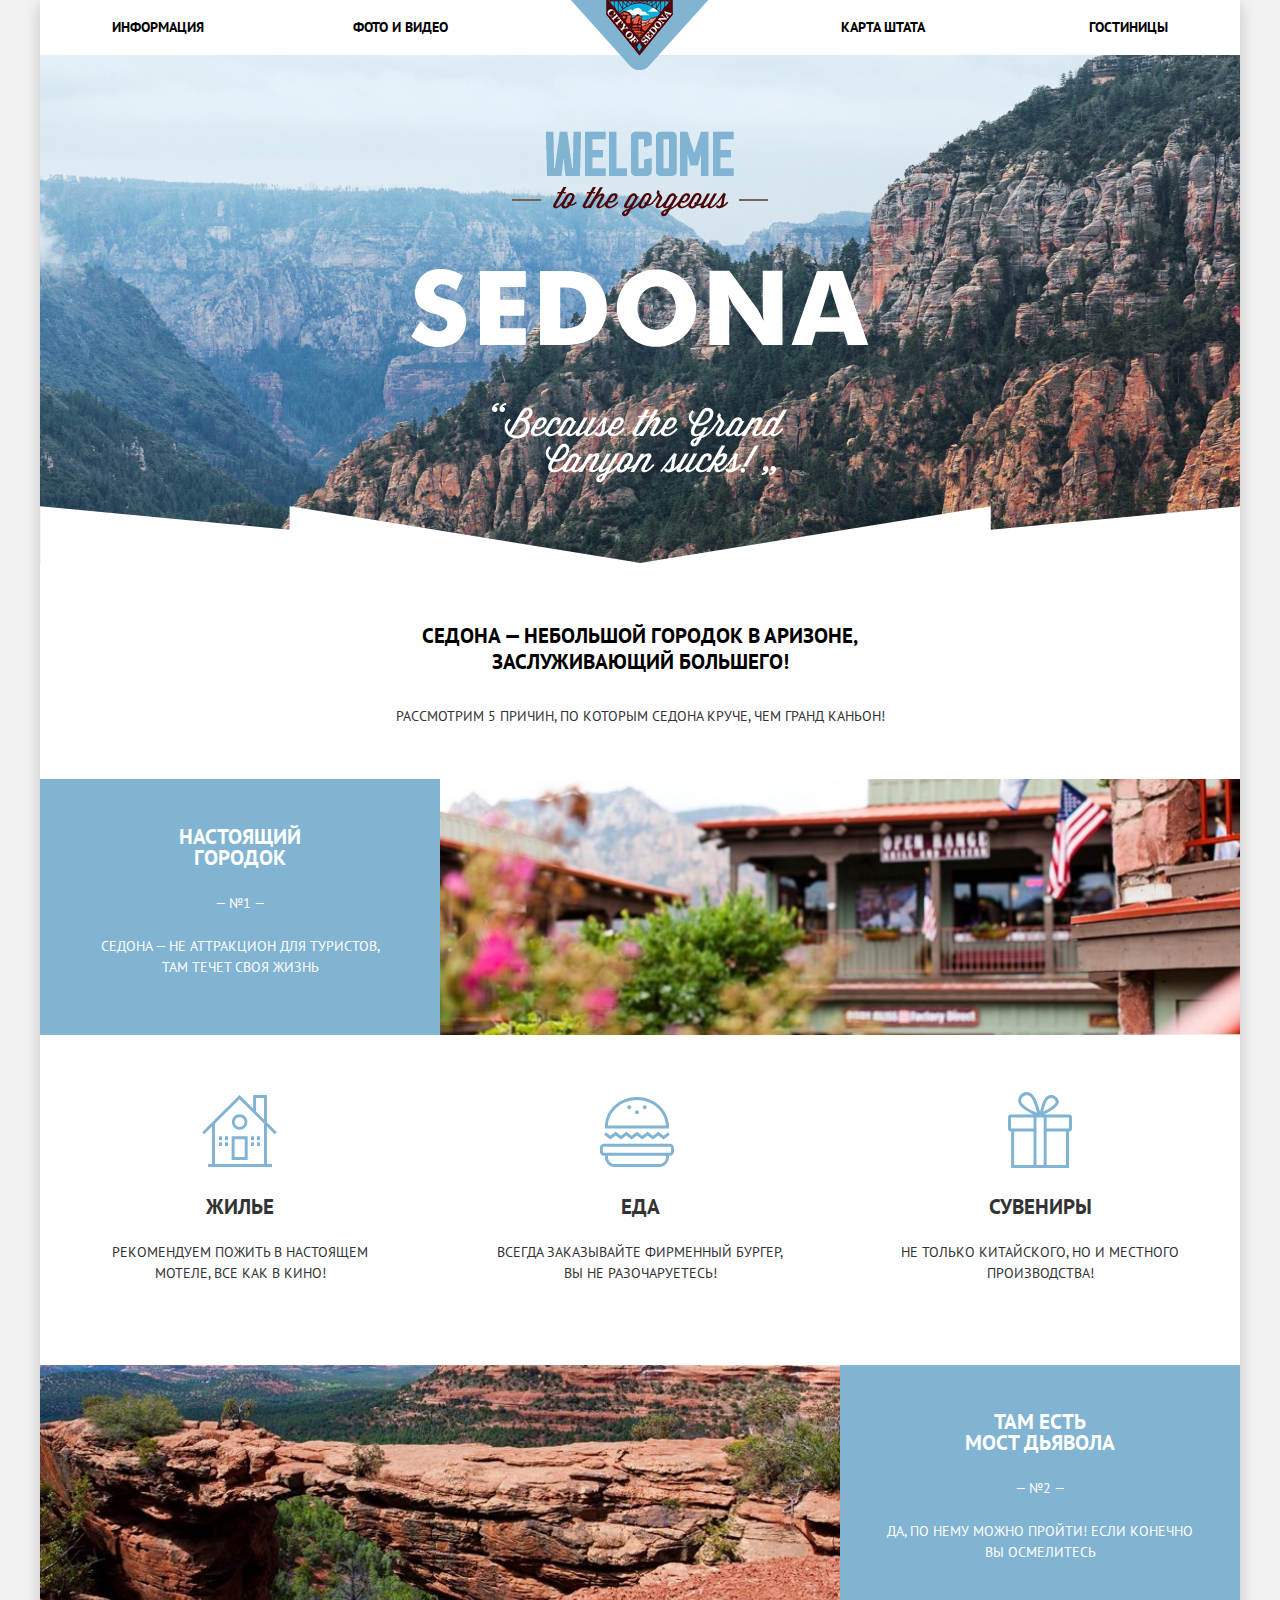
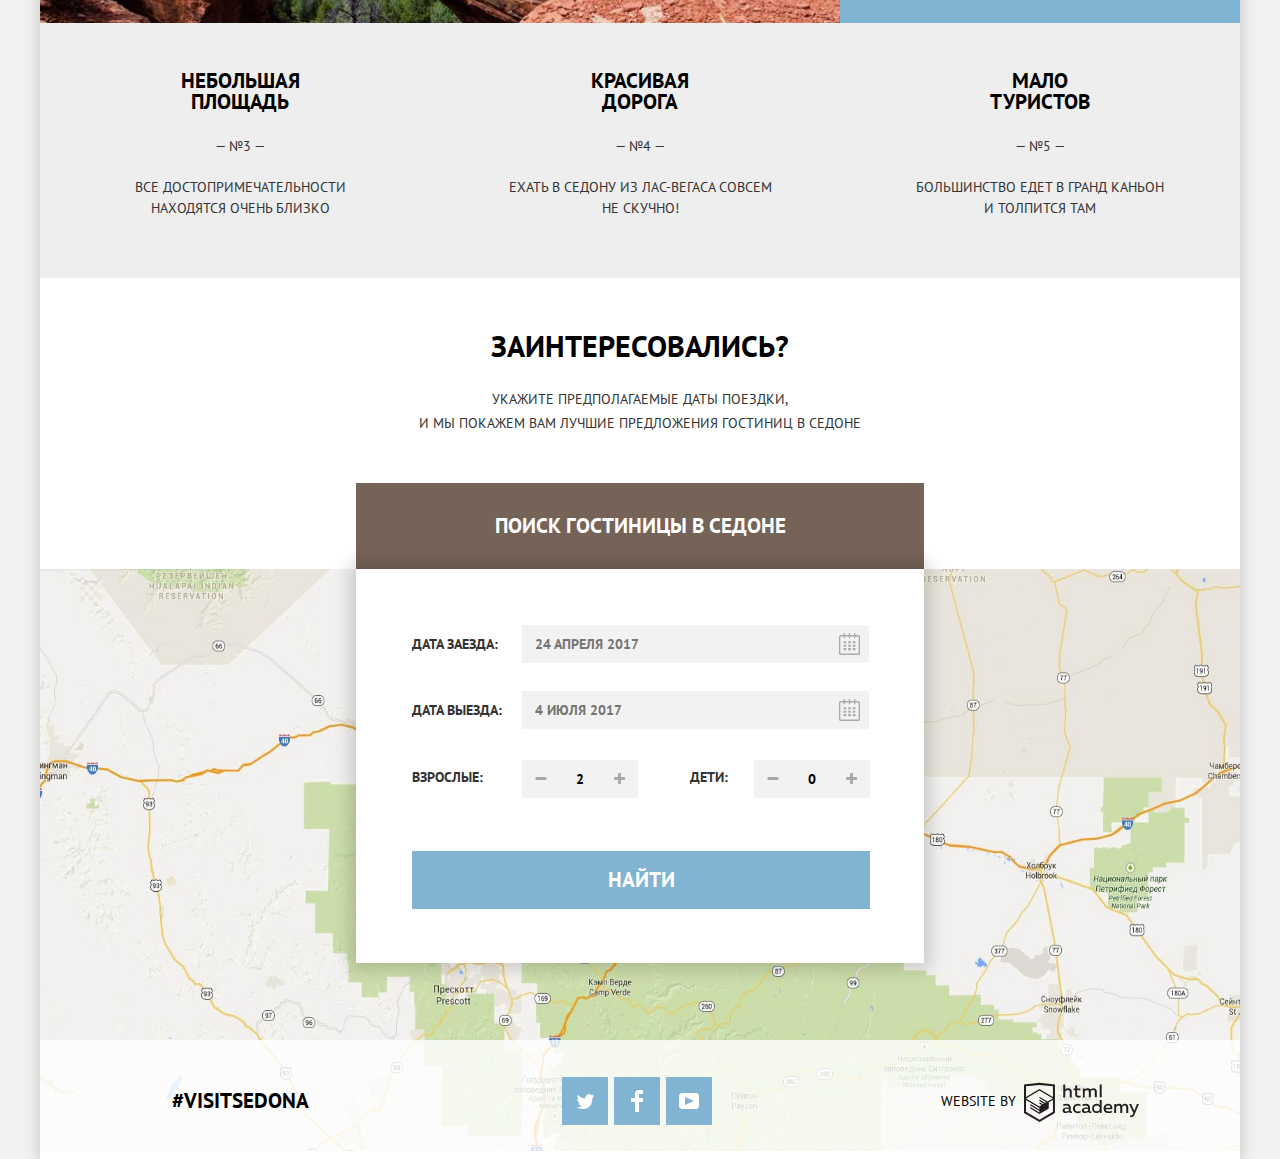
<file: index.html>
<!DOCTYPE html>
<html lang="ru">
    <head>
        <meta charset="utf-8">
        <meta name="keywords" content="Седона, Аризона, поиск гостиниц">
        <meta name="description" content="Седона — небольшой городок в Аризоне, заслуживающий большего! Рассмотрим 5 причин, по которым Седона круче, чем Гранд Каньон!">
        <title>Седона - небольшой городок в Аризоне</title>
        <link href="https://fonts.googleapis.com/css?family=PT+Sans:400,700&amp;subset=cyrillic" rel="stylesheet">
        <link href="css/normalize.min.css" rel="stylesheet">
        <link href="css/style.min.css" rel="stylesheet">
    </head>
    <body>
        <div class="container">
            <header class="main-header">
                <a class="main-header-logo">
                <img src="img/logo.png" width="138" height="70" alt="Логотип">
                </a>
                <nav class="main-navigation">
                    <ul class="site-navigation">
                        <li><a href="#" aria-label="информация">Информация</a></li>
                        <li><a href="#" aria-label="фото и видео">Фото и видео</a></li>
                        <li><a href="#" aria-label="карта штата">Карта  штата</a></li>
                        <li><a href="hotels.html" aria-label="гостиницы">Гостиницы</a></li>
                    </ul>
                </nav>
            </header>
            <main>
                <section class="background-image">
                    <img src="img/Welcome.png" width="188" height="45" alt="welcome">
                    <img src="img/tothegorgeous.png" width="256" height="30" alt="gorgeous">
                    <img src="img/Sedona.png" width="458" height="78" alt="sedona">
                    <img src="img/BecausetheGrandCanyonsucks!.png" width="296" height="80" alt="sucks">
                    <img src="img/Shape%201%20copy%203.png" width="1200" height="57" alt="картинка">
                </section>
                <div class="caption-wrapper">
                    <section class="caption">
                        <h1 class="visually-hidden">Туристический проект "Седона"</h1>
                        <p class="sedona">Седона — небольшой городок в Аризоне, заслуживающий большего!</p>
                        <p class="fiveadvantages">Рассмотрим 5 причин, по которым Седона круче, чем Гранд Каньон!</p>
                    </section>
                </div>
                <section class="realtown">
                    <div class="width33">
                        <h2 class="visually-hidden">Первое преимущество</h2>
                        <div class="tit-1">
                        	<h3>Настоящий городок</h3>
                        </div>
                        <span>— №1 —</span>
                        <p>
                            Седона — не аттракцион для туристов, там течет своя жизнь
                        </p>
                    </div>
                    <div class="width66">
                        <img src="img/realtown.jpg" width="800" height="256" alt="Настоящий городок">
                    </div>
                </section>
                <section class="housingmealsouvenirs">
                    <h2 class="visually-hidden">Наши предложения</h2>
                    <ul class="housingmealsouvenirs-list">
                        <li class="housing-item width33-2">
                            <h3>Жилье</h3>
                            <p>Рекомендуем пожить в настоящем мотеле, все как в кино!</p>
                        </li>
                        <li class="meal-item width33-2">
                            <h3>Еда</h3>
                            <p>Всегда заказывайте фирменный бургер, вы не разочаруетесь!</p>
                        </li>
                        <li class="souvenirs-item width33-2">
                            <h3>Сувениры</h3>
                            <p>Не только китайского, но и местного производства!</p>
                        </li>
                    </ul>
                </section>
                <section class="devilsbridge">
                    <div class="width33">
                        <h2 class="visually-hidden">Второе преимущество</h2>
                        <h3>Там есть<br>мост дьявола</h3>
                        <span>— №2 —</span>
                        <p>
                            Да, по нему можно пройти! Если конечно вы осмелитесь
                        </p>
                    </div>
                    <div class="width66">
                        <img src="img/brdea.jpg" width="800" height="256" alt="Мост дьявола">
                    </div>
                </section>
                <section class="threeadvantages">
                    <h2 class="visually-hidden">Ещё преимущества</h2>
                    <ul class="threeadvantages-list">
                        <li class="threeadvantages-item width33">
                            <h3>Небольшая площадь</h3>
                            <span>— №3 —</span>
                            <p>Все достопримечательности находятся очень близко</p>
                        </li>
                        <li class="threeadvantages-item width33">
                           	<div class="tit-2">
                            	<h3>Красивая дорога</h3>
                            </div>
                            <span>— №4 —</span>
                            <p>Ехать в Седону из Лас-Вегаса совсем не скучно!</p>
                        </li>
                        <li class="threeadvantages-item width33">
                           <div class="tit-3">
                            	<h3>Мало туристов</h3>
                            </div>
                            <span>— №5 —</span>
                            <p>Большинство едет в Гранд Каньон и толпится там</p>
                        </li>
                    </ul>
                </section>
                <section class="booked">
                    <h2 class="visually-hidden">Варианты брони</h2>
                    <div class="booked-wrapper">
                        <h3>Заинтересовались?</h3>
                        <p>Укажите предполагаемые даты поездки,<br>и мы покажем вам лучшие предложения гостиниц в Седоне</p>
                        <button class="for-form" type="button" aria-label="ПОИСК ГОСТИНИЦЫ В СЕДОНЕ">ПОИСК ГОСТИНИЦЫ В СЕДОНЕ</button>
                    </div>
                </section>
                <section class="map">
                    <iframe class="e-map" src="https://www.google.com/maps/embed?pb=!1m18!1m12!1m3!1d838575.562110868!2d-112.27478597689897!3d34.81384617005931!2m3!1f0!2f0!3f0!3m2!1i1024!2i768!4f13.1!3m3!1m2!1s0x872da132f942b00d%3A0x5548c523fa6c8efd!2z0KHQtdC00L7QvdCwLCDQkNGA0LjQt9C-0L3QsCA4NjMzNiwg0KHQqNCQ!5e0!3m2!1sru!2sru!4v1512590885818" allowfullscreen></iframe>
                    <img src="img/map.jpg" alt="Карта с адресом:..." width="1200" height="582">
                    <form class="modal-form" action="https://echo.htmlacademy.ru/" method="get">
                        <fieldset class="f-form">
                            <legend class="visually-hidden">Форма поиска гостиниц в седоне</legend>
                            <p class="line line-date-in">
                                <label class="date-in" for="booked-date-in">Дата заезда:</label>
                                <input type="text" name="date-in" id="booked-date-in" placeholder="24 апреля 2017">
                                <svg xmlns="http://www.w3.org/2000/svg" width="21" height="22" viewBox="0 0 21 22">
                                    <path d="M19.251 2.025h-2.845V.648c0-.381-.294-.689-.656-.689-.363 0-.656.308-.656.689v1.377h-3.938V.648c0-.381-.294-.689-.655-.689-.363 0-.657.308-.657.689v1.377H5.906V.648c0-.381-.294-.689-.656-.689-.363 0-.657.308-.657.689v1.377H1.75C.784 2.025 0 2.847 0 3.862v16.302C0 21.179.784 22 1.75 22h17.501c.966 0 1.749-.821 1.749-1.836V3.862c0-1.015-.783-1.837-1.749-1.837zm.437 18.139a.448.448 0 0 1-.437.459H1.75a.45.45 0 0 1-.438-.459V3.862a.45.45 0 0 1 .438-.459h2.844v1.378c0 .381.294.689.657.689.362 0 .656-.308.656-.689V3.403h3.938v1.378c0 .381.294.689.657.689.361 0 .655-.308.655-.689V3.403h3.938v1.378c0 .381.293.689.656.689.362 0 .656-.308.656-.689V3.403h2.845c.241 0 .437.206.437.459v16.302z"/>
                                    <path d="M4.594 8.225h2.625v2.066H4.594zM4.594 11.668h2.625v2.067H4.594zM4.594 15.112h2.625v2.066H4.594zM9.188 15.112h2.625v2.066H9.188zM9.188 11.668h2.625v2.067H9.188zM9.188 8.225h2.625v2.066H9.188zM13.781 15.112h2.625v2.066h-2.625zM13.781 11.668h2.625v2.067h-2.625zM13.781 8.225h2.625v2.066h-2.625z"/>
                                </svg>
                            </p>
                            <p class="line line-date-off">
                                <label class="date-off" for="booked-date-off">Дата выезда:</label>
                                <input type="text" name="date-off" id="booked-date-off" placeholder="4 июля 2017">
                                <svg xmlns="http://www.w3.org/2000/svg" width="21" height="22" viewBox="0 0 21 22">
                                    <path d="M19.251 2.025h-2.845V.648c0-.381-.294-.689-.656-.689-.363 0-.656.308-.656.689v1.377h-3.938V.648c0-.381-.294-.689-.655-.689-.363 0-.657.308-.657.689v1.377H5.906V.648c0-.381-.294-.689-.656-.689-.363 0-.657.308-.657.689v1.377H1.75C.784 2.025 0 2.847 0 3.862v16.302C0 21.179.784 22 1.75 22h17.501c.966 0 1.749-.821 1.749-1.836V3.862c0-1.015-.783-1.837-1.749-1.837zm.437 18.139a.448.448 0 0 1-.437.459H1.75a.45.45 0 0 1-.438-.459V3.862a.45.45 0 0 1 .438-.459h2.844v1.378c0 .381.294.689.657.689.362 0 .656-.308.656-.689V3.403h3.938v1.378c0 .381.294.689.657.689.361 0 .655-.308.655-.689V3.403h3.938v1.378c0 .381.293.689.656.689.362 0 .656-.308.656-.689V3.403h2.845c.241 0 .437.206.437.459v16.302z"/>
                                    <path d="M4.594 8.225h2.625v2.066H4.594zM4.594 11.668h2.625v2.067H4.594zM4.594 15.112h2.625v2.066H4.594zM9.188 15.112h2.625v2.066H9.188zM9.188 11.668h2.625v2.067H9.188zM9.188 8.225h2.625v2.066H9.188zM13.781 15.112h2.625v2.066h-2.625zM13.781 11.668h2.625v2.067h-2.625zM13.781 8.225h2.625v2.066h-2.625z"/>
                                </svg>
                            </p>
                            <p class="line number">
                                <label class="number-of-adults" for="adults">Взрослые:</label>
                                <button type="button" name="min-adults">
                                </button>
                                <input type="text"  name="number-of-adults" id="adults" value="2">
                                <button type="button" name="max-adults">
                                </button>
                                <label class="number-of-children" for="children">Дети:</label>
                                <button type="button" name="min-children">
                                <span class="minus"></span>
                                </button>
                                <input type="text"  name="number-of-children" id="children" value="0">
                                <button type="button" name="max-children">
                                <span class="plus"></span>
                                </button>
                            </p>
                            <input class="lead-in" type="submit" value="Найти">
                        </fieldset>
                    </form>
                    <footer class="main-footer">
                        <div class="tag width33">#visitsedona</div>
                        <div class="footer-social width33">
                            <ul class="social">
                                <li>
                                    <a class="social-button" href="#" target="_blank" aria-label="Twitter">
                                        <span class="visually-hidden">Twitter</span>
                                        <svg xmlns="http://www.w3.org/2000/svg" xmlns:xlink="http://www.w3.org/1999/xlink" width="17" height="15" viewBox="0 0 17 15">
                                            <path fill="#FFF" d="M10.95.144c1.685-.496 2.984.27 3.577 1.179.673-.231 1.331-.481 2.011-.708a2.345 2.345 0 0 1-.857 1.768c.685.17 1.304-.491 1.304-.491-.169 1-1.006 1.788-1.563 2.024-.231 6.75-3.175 11.217-10.077 11.082h-.446c-.41 0-4.164-.46-4.898-1.887 2.271.196 3.893-.422 4.693-1.177-.96-.3-2.679-.477-2.979-2.95.349.106.564.228 1.19.119C1.705 8.247.374 7.53.448 5.33c.285.328 1.067.536 1.34.472C1.085 5.561-.182 2.442.894.85c1.818 1.854 3.735 3.606 7.152 3.773C8.254 2.33 9.183.793 10.95.144z"/>
                                        </svg>
                                    </a>
                                </li>
                                <li>
                                    <a class="social-button" href="#" target="_blank" aria-label="Фейсбук">
                                        <span class="visually-hidden">Фейсбук</span>
                                        <svg xmlns="http://www.w3.org/2000/svg" width="12" height="22" viewBox="0 0 12 22">
                                            <path fill="#FFF" d="M12 4V0H8a4 4 0 0 0-4 4v4H0v4h4v10h4V12h4V8H8V4h4z"/>
                                        </svg>
                                    </a>
                                </li>
                                <li>
                                    <a class="social-button" href="#" target="_blank" aria-label="YouTube">
                                        <span class="visually-hidden">YouTube</span>
                                        <svg xmlns="http://www.w3.org/2000/svg" xmlns:xlink="http://www.w3.org/1999/xlink" width="20" height="16" viewBox="0 0 20 16">
                                            <path fill="#FFF" d="M17 0H3C1.35 0 0 1.35 0 3v10c0 1.65 1.35 3 3 3h14c1.65 0 3-1.35 3-3V3c0-1.65-1.35-3-3-3zM6.027 11.998V4.002L15.014 8l-8.987 3.998z"/>
                                        </svg>
                                    </a>
                                </li>
                            </ul>
                        </div>
                        <div class="footer-copyright width33">
                            <a  href="https://htmlacademy.ru/intensive/htmlcss" target="_blank" aria-label="html academy">
                                <span>website by</span>
                                <div class="copyright-button">
                                    <svg id="Layer_1" data-name="Layer 1" width="115px" height="41px" xmlns="http://www.w3.org/2000/svg" viewBox="0 0 108.08 36.85">
                                        <title>logo-htmlacademy-small1</title>
                                        <path d="M44.61,26.88a2,2,0,0,0,.55-0.1v1.33a3.25,3.25,0,0,1-1.18.21,1.67,1.67,0,0,1-1.67-1,4.84,4.84,0,0,1-3.14,1.08c-1.51,0-2.91-.83-2.91-2.55,0-2.13,2-2.79,3.71-2.79a11.08,11.08,0,0,1,2.17.25v-0.3c0-1-.76-1.77-2.19-1.77a7.42,7.42,0,0,0-3,.64v-1.7a10.21,10.21,0,0,1,3.19-.55c2.36,0,3.81,1.12,3.81,3.65v3a0.54,0.54,0,0,0,.49.59h0.17Zm-6.44-1.13A1.35,1.35,0,0,0,39.63,27h0.11a3.39,3.39,0,0,0,2.41-1V24.58a9.72,9.72,0,0,0-1.81-.21c-1,0-2.16.33-2.16,1.38h0Zm12.36-6.11a5,5,0,0,1,2.57.64V22a4.08,4.08,0,0,0-2.3-.7,2.75,2.75,0,1,0,0,5.49,5,5,0,0,0,2.43-.64v1.71a6.27,6.27,0,0,1-2.76.57A4.21,4.21,0,0,1,46,24.51q0-.21,0-0.41a4.32,4.32,0,0,1,4.18-4.46h0.38Zm12.17,7.24a2,2,0,0,0,.55-0.1v1.33a3.25,3.25,0,0,1-1.18.21,1.67,1.67,0,0,1-1.67-1,4.84,4.84,0,0,1-3.14,1.08c-1.51,0-2.91-.83-2.91-2.55,0-2.13,2-2.79,3.71-2.79a11.08,11.08,0,0,1,2.17.25v-0.3c0-1-.76-1.77-2.19-1.77a7.42,7.42,0,0,0-3,.64v-1.7a10.21,10.21,0,0,1,3.19-.55c2.36,0,3.81,1.12,3.81,3.65v3a0.54,0.54,0,0,0,.49.59h0.17Zm-6.44-1.13A1.35,1.35,0,0,0,57.73,27h0.11a3.39,3.39,0,0,0,2.41-1V24.58a9.72,9.72,0,0,0-1.81-.21c-1.06,0-2.16.33-2.16,1.38h0ZM73,16V28.2H71.35V26.88a3.88,3.88,0,0,1-3.19,1.54,4.4,4.4,0,0,1,0-8.78,3.81,3.81,0,0,1,3,1.3V16H73Zm-4.53,5.22a2.76,2.76,0,1,0,0,5.52A2.86,2.86,0,0,0,71.15,25V23A2.91,2.91,0,0,0,68.49,21.27ZM79,19.64c3.31,0,4.46,2.68,3.92,5.09H76.7c0.21,1.5,1.67,2.11,3.19,2.11a6.11,6.11,0,0,0,2.64-.59v1.6a7.14,7.14,0,0,1-3,.57C77,28.42,74.78,27,74.78,24a4.18,4.18,0,0,1,4-4.39H79Zm0.09,1.54a2.28,2.28,0,0,0-2.44,2.1v0.06H81.3A2,2,0,0,0,79.13,21.18Zm5.73,7V19.87h1.65v1a3.81,3.81,0,0,1,2.78-1.27A2.86,2.86,0,0,1,91.89,21a4.12,4.12,0,0,1,2.91-1.33A3.06,3.06,0,0,1,98,23V28.2h-1.9V23.05a1.59,1.59,0,0,0-1.42-1.75H94.42a2.8,2.8,0,0,0-2.07,1.12V28.2h-1.9V23.05A1.59,1.59,0,0,0,89,21.31H88.8a3,3,0,0,0-2.21,1.29v5.63H84.86Zm21.31-8.33h1.9l-3.91,9.46c-0.9,2.17-2.09,2.86-3.35,2.86a4.76,4.76,0,0,1-1.1-.14V30.46a2.86,2.86,0,0,0,.85.12c0.9,0,1.58-.64,2.07-1.9l0.17-.42-4-8.4h2l2.86,6.29ZM38.73,1.46V6.22a3.81,3.81,0,0,1,2.7-1.14,3.25,3.25,0,0,1,3.44,3.4v5.15H43V8.72a1.81,1.81,0,0,0-1.61-2h-0.3a2.93,2.93,0,0,0-2.32,1.39v5.52h-1.9V1.46h1.9ZM49.94,2.31v3h3V6.91h-3v3.81c0,1.1.5,1.46,1.58,1.46a4.49,4.49,0,0,0,1.69-.33v1.6A6.8,6.8,0,0,1,51,13.8a2.55,2.55,0,0,1-2.86-2.74V6.89H46.58V5.26h1.5V2.74Zm5.4,11.31V5.28H57v1A3.81,3.81,0,0,1,59.77,5a2.86,2.86,0,0,1,2.6,1.33A4.12,4.12,0,0,1,65.28,5,3.06,3.06,0,0,1,68.44,8.4v5.21h-1.9V8.46a1.59,1.59,0,0,0-1.42-1.75H64.89a2.8,2.8,0,0,0-2.07,1.12v5.78h-1.9V8.46A1.59,1.59,0,0,0,59.5,6.71H59.27A3,3,0,0,0,57.06,8v5.63H55.34ZM71.17,1.45H73V13.6H71.17V1.45ZM14.71,0H14.55L0,1.54V28.21l14.55,8.66,14.55-8.66V1.54Zm12.5,27.1L14.55,34.64,1.9,27.12V16.18l12.59,7.5V25L5.86,19.9v1.31l8.68,5.21v1.39L5.87,22.65V24l8.68,5.21,8.75-5.24V18.31L27.2,16V27.12Zm0-12.53-3.48,2-1.6,1L14.51,13v1.31L21,18.23H21l-0.14.09-1,.54-5.37-3.2V17l4.24,2.52-1,.67-3.2-1.9v1.31l2.1,1.24L14.5,22.1,2,14.65,14.51,7.11Zm0-1.32L14.49,5.76,1.91,13.25v-10L14.56,1.92,27.21,3.25v10h0Z" transform="translate(0 -0.02)" fill="#231f20"/>
                                    </svg>
                                </div>
                            </a>
                        </div>
                    </footer>
                </section>
            </main>
        </div>
        <script src="js/js.min.js"></script>
    </body>
</html>
</file>
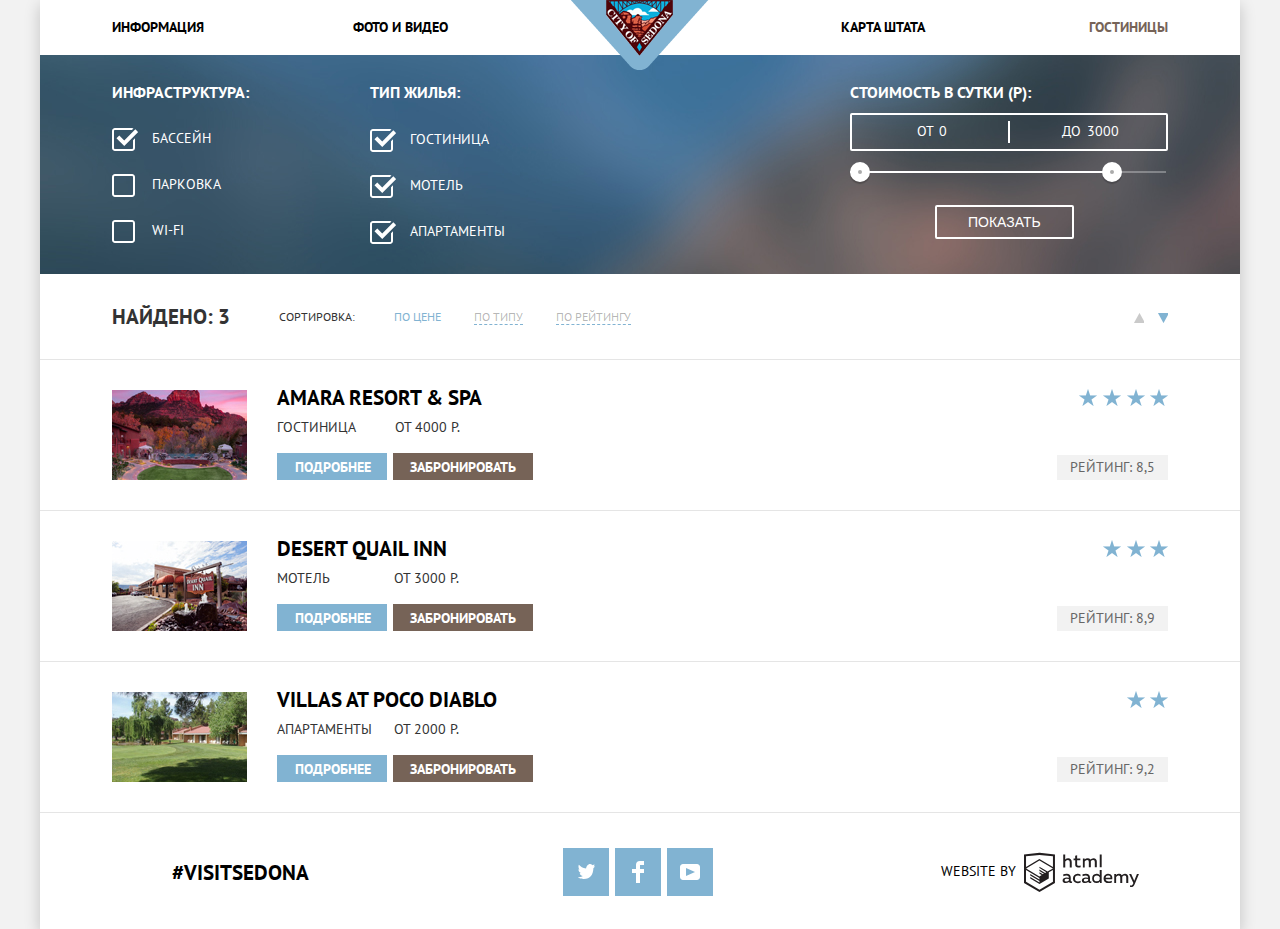
<file: hotels.html>
<!DOCTYPE html>
<html lang="ru">
    <head>
        <meta charset="utf-8">
        <meta name="keywords" content="Седона, Аризона, поиск гостиниц">
        <meta name="description" content="Седона — небольшой городок в Аризоне, заслуживающий большего! Рассмотрим 5 причин, по которым Седона круче, чем Гранд Каньон!">
        <title>Седона - небольшой городок в Аризоне</title>
        <link href="https://fonts.googleapis.com/css?family=PT+Sans:400,700&amp;subset=cyrillic" rel="stylesheet">
        <link href="css/normalize.min.css" rel="stylesheet">
        <link href="css/style.min.css" rel="stylesheet">
    </head>
    <body>
        <div class="container">
            <header class="main-header">
                <a href="index.html" class="main-header-logo">
                <img src="img/logo.png" width="138" height="70" alt="Логотип Седона">
                </a>
                <nav class="main-navigation">
                    <ul class="site-navigation">
                        <li><a href="#" aria-label="информация">Информация</a></li>
                        <li><a href="#" aria-label="фото и видео">Фото и видео</a></li>
                        <li><a href="#" aria-label="карта штата">Карта штата</a></li>
                        <li><a aria-label="гостиницы">Гостиницы</a></li>
                    </ul>
                </nav>
            </header>
            <main>
                <h1 class="visually-hidden">Гостиницы</h1>
                <form class="filters" action="https://echo.htmlacademy.ru/" method="get">
                    <h2 class="visually-hidden">Фильтр</h2>
                    <div class="check">
                        <fieldset class="fieldset-1">
                            <legend>Инфраструктура:</legend>
                            <div class="input-wrapper">
                                <input type="checkbox" name="pool" id="ch-1" checked hidden><label tabindex="0" for="ch-1">Бассейн</label>
                            </div>
                            <div class="input-wrapper">
                                <input type="checkbox" name="parking" id="ch-2" hidden><label tabindex="0" for="ch-2">Парковка</label>
                            </div>
                            <div class="input-wrapper">
                                <input type="checkbox" name="wifi" id="ch-3" hidden><label tabindex="0" for="ch-3">Wi-fi</label>
                            </div>
                        </fieldset>
                        <fieldset class="fieldset-2">
                            <legend>Тип жилья:</legend>
                            <div class="input-wrapper">
                                <input type="checkbox" name="hotel" id="ch-4" checked hidden><label tabindex="0" for="ch-4">Гостиница</label>
                            </div>
                            <div class="input-wrapper">
                                <input type="checkbox" name="motel" id="ch-5" checked hidden><label tabindex="0" for="ch-5">Мотель</label>
                            </div>
                            <div class="input-wrapper">
                                <input type="checkbox" name="apart" id="ch-6" checked hidden><label tabindex="0" for="ch-6">Апартаменты</label>
                            </div>
                        </fieldset>
                        <!--тут будут ползунки-->
                        <fieldset class="fieldset-3">
                            <div class="filter-range">
                                <div class="filter-range-title">
                                    Стоимость в сутки (р):
                                </div>
                                <div class="price-controls">
                                    <label class="min-price">от <input type="text" name="min-price" value="0"></label><label class="max-price">до <input type="text" name="max-price" value="3000"></label>
                                </div>
                                <div class="range-controls">
                                    <div class="scale">
                                        <div class="bar"></div>
                                    </div>
                                    <div class="range-toggle range-toggle-min"></div>
                                    <div class="range-toggle range-toggle-max"></div>
                                </div>
                                <button class="btn-transparent" type="submit" value="ПОКАЗАТЬ" aria-label="показать">Показать</button>
                            </div>
                        </fieldset>
                    </div>
                </form>
                <h2 class="visually-hidden">Сортировка</h2>
                <form action="https://echo.htmlacademy.ru/" method="get">
                    <div class="result">
                        <p class="found">Найдено: 3</p>
                        <p class="sort">Сортировка:</p>
                        <p class="first-sort">
                            <input type="radio" name="sort1" id="forprice" value="По цене" hidden checked><label for="forprice">По цене</label>
                            <input type="radio" name="sort1" id="fortype" value="По типу" hidden><label for="fortype">По типу</label>
                            <input type="radio" name="sort1" id="forrate" value="По рейтингу" hidden><label for="forrate">По рейтингу</label>
                        </p>
                        <p class="second-sort">
                            <input type="radio" id="up" name="sort2" value="От меньшего к большему" hidden>
                            <label for="up" tabindex="0"></label>
                            <input type="radio" id="down" name="sort2" value="От большего к меньшему" hidden checked>
                            <label for="down" tabindex="0"></label>
                        </p>
                    </div>
                </form>
                <!--сортировка-->   
                <section class="catalog">
                    <h2 class="visually-hidden">Список гостиниц</h2>
                    <ul class="catalog-list">
                        <li class="catalog-item">
                            <div class="preview">
                                <img src="img/p1.jpg" width="135" height="90" alt="Превью Amara resort & spa">
                            </div>
                            <div class="information">
                                <h3>Amara resort & spa</h3>
                                <p class="inf">
                                    <span class="inf-1">Гостиница</span>
                                    <span>От 4000 Р.</span>
                                </p>
                                <p>
                                    <a href="#" class="button button-more" aria-label="Подробнее">Подробнее</a>
                                    <a href="#" class="button button-booking" aria-label="Забронировать">Забронировать</a>
                                </p>
                            </div>
                            <div class="grade">
                                <span class="stars">
                                <img src="img/4stars.png" alt="четыре звезды" width="89" height="17">
                                </span>
                                <span class="rating">Рейтинг: 8,5</span>
                            </div>
                        </li>
                        <li class="catalog-item">
                            <div class="preview">
                                <img src="img/p2.jpg" width="135" height="90" alt="Превью Desert quail inn">
                            </div>
                            <div class="information">
                                <h3>Desert quail inn</h3>
                                <p class="inf">
                                    <span class="inf-2">Мотель</span>
                                    <span>От 3000 Р.</span>
                                </p>
                                <p>
                                    <a href="#" class="button button-more" aria-label="Подробнее">Подробнее</a>
                                    <a href="#" class="button button-booking" aria-label="Забронировать">Забронировать</a>
                                </p>
                            </div>
                            <div class="grade"> 
                                <span class="stars">
                                <img src="img/3stars.png" alt="три звезды" width="65" height="17">
                                </span>
                                <span class="rating">Рейтинг: 8,9</span>
                            </div>
                        </li>
                        <li class="catalog-item">
                            <div class="preview">
                                <img src="img/p3.jpg" width="135" height="90" alt="Превью Villas at poco Diablo">
                            </div>
                            <div class="information">
                                <h3>Villas at poco Diablo</h3>
                                <p class="inf">
                                    <span class="inf-3">Апартаменты</span>
                                    <span>От 2000 Р.</span>
                                </p>
                                <p>
                                    <a href="#" class="button button-more" aria-label="Подробнее">Подробнее</a>
                                    <a href="#" class="button button-booking" aria-label="Забронировать">Забронировать</a>
                                </p>
                            </div>
                            <div class="grade"> 
                                <span class="stars">
                                <img src="img/2stars.png" alt="две звезды" width="41" height="17">
                                </span>
                                <span class="rating">Рейтинг: 9,2</span>
                            </div>
                        </li>
                    </ul>
                </section>
            </main>
            <footer class="main-footer hotels">
                <div class="tag width33">#visitsedona</div>
                <div class="footer-social width33">
                    <ul class="social">
                        <li>
                            <a class="social-button" href="#" target="_blank" aria-label="Twitter">
                                <span class="visually-hidden">Twitter</span>
                                <svg xmlns="http://www.w3.org/2000/svg" xmlns:xlink="http://www.w3.org/1999/xlink" width="17" height="15" viewBox="0 0 17 15">
                                    <path fill="#FFF" d="M10.95.144c1.685-.496 2.984.27 3.577 1.179.673-.231 1.331-.481 2.011-.708a2.345 2.345 0 0 1-.857 1.768c.685.17 1.304-.491 1.304-.491-.169 1-1.006 1.788-1.563 2.024-.231 6.75-3.175 11.217-10.077 11.082h-.446c-.41 0-4.164-.46-4.898-1.887 2.271.196 3.893-.422 4.693-1.177-.96-.3-2.679-.477-2.979-2.95.349.106.564.228 1.19.119C1.705 8.247.374 7.53.448 5.33c.285.328 1.067.536 1.34.472C1.085 5.561-.182 2.442.894.85c1.818 1.854 3.735 3.606 7.152 3.773C8.254 2.33 9.183.793 10.95.144z"/>
                                </svg>
                            </a>
                        </li>
                        <li>
                            <a class="social-button" href="#" target="_blank" aria-label="Фейсбук">
                                <span class="visually-hidden">Фейсбук</span>
                                <svg xmlns="http://www.w3.org/2000/svg" width="12" height="22" viewBox="0 0 12 22">
                                    <path fill="#FFF" d="M12 4V0H8a4 4 0 0 0-4 4v4H0v4h4v10h4V12h4V8H8V4h4z"/>
                                </svg>
                            </a>
                        </li>
                        <li>
                            <a class="social-button" href="#" target="_blank" aria-label="YouTube">
                                <span class="visually-hidden">YouTube</span>
                                <svg xmlns="http://www.w3.org/2000/svg" xmlns:xlink="http://www.w3.org/1999/xlink" width="20" height="16" viewBox="0 0 20 16">
                                    <path fill="#FFF" d="M17 0H3C1.35 0 0 1.35 0 3v10c0 1.65 1.35 3 3 3h14c1.65 0 3-1.35 3-3V3c0-1.65-1.35-3-3-3zM6.027 11.998V4.002L15.014 8l-8.987 3.998z"/>
                                </svg>
                            </a>
                        </li>
                    </ul>
                </div>
                <div class="footer-copyright width33">
                    <a  href="https://htmlacademy.ru/intensive/htmlcss" target="_blank" aria-label="html academy">
                        <span>website by</span>
                        <div class="copyright-button">
                            <svg id="Layer_1" data-name="Layer 1" width="115px" height="41px" xmlns="http://www.w3.org/2000/svg" viewBox="0 0 108.08 36.85">
                                <title>logo-htmlacademy-small1</title>
                                <path d="M44.61,26.88a2,2,0,0,0,.55-0.1v1.33a3.25,3.25,0,0,1-1.18.21,1.67,1.67,0,0,1-1.67-1,4.84,4.84,0,0,1-3.14,1.08c-1.51,0-2.91-.83-2.91-2.55,0-2.13,2-2.79,3.71-2.79a11.08,11.08,0,0,1,2.17.25v-0.3c0-1-.76-1.77-2.19-1.77a7.42,7.42,0,0,0-3,.64v-1.7a10.21,10.21,0,0,1,3.19-.55c2.36,0,3.81,1.12,3.81,3.65v3a0.54,0.54,0,0,0,.49.59h0.17Zm-6.44-1.13A1.35,1.35,0,0,0,39.63,27h0.11a3.39,3.39,0,0,0,2.41-1V24.58a9.72,9.72,0,0,0-1.81-.21c-1,0-2.16.33-2.16,1.38h0Zm12.36-6.11a5,5,0,0,1,2.57.64V22a4.08,4.08,0,0,0-2.3-.7,2.75,2.75,0,1,0,0,5.49,5,5,0,0,0,2.43-.64v1.71a6.27,6.27,0,0,1-2.76.57A4.21,4.21,0,0,1,46,24.51q0-.21,0-0.41a4.32,4.32,0,0,1,4.18-4.46h0.38Zm12.17,7.24a2,2,0,0,0,.55-0.1v1.33a3.25,3.25,0,0,1-1.18.21,1.67,1.67,0,0,1-1.67-1,4.84,4.84,0,0,1-3.14,1.08c-1.51,0-2.91-.83-2.91-2.55,0-2.13,2-2.79,3.71-2.79a11.08,11.08,0,0,1,2.17.25v-0.3c0-1-.76-1.77-2.19-1.77a7.42,7.42,0,0,0-3,.64v-1.7a10.21,10.21,0,0,1,3.19-.55c2.36,0,3.81,1.12,3.81,3.65v3a0.54,0.54,0,0,0,.49.59h0.17Zm-6.44-1.13A1.35,1.35,0,0,0,57.73,27h0.11a3.39,3.39,0,0,0,2.41-1V24.58a9.72,9.72,0,0,0-1.81-.21c-1.06,0-2.16.33-2.16,1.38h0ZM73,16V28.2H71.35V26.88a3.88,3.88,0,0,1-3.19,1.54,4.4,4.4,0,0,1,0-8.78,3.81,3.81,0,0,1,3,1.3V16H73Zm-4.53,5.22a2.76,2.76,0,1,0,0,5.52A2.86,2.86,0,0,0,71.15,25V23A2.91,2.91,0,0,0,68.49,21.27ZM79,19.64c3.31,0,4.46,2.68,3.92,5.09H76.7c0.21,1.5,1.67,2.11,3.19,2.11a6.11,6.11,0,0,0,2.64-.59v1.6a7.14,7.14,0,0,1-3,.57C77,28.42,74.78,27,74.78,24a4.18,4.18,0,0,1,4-4.39H79Zm0.09,1.54a2.28,2.28,0,0,0-2.44,2.1v0.06H81.3A2,2,0,0,0,79.13,21.18Zm5.73,7V19.87h1.65v1a3.81,3.81,0,0,1,2.78-1.27A2.86,2.86,0,0,1,91.89,21a4.12,4.12,0,0,1,2.91-1.33A3.06,3.06,0,0,1,98,23V28.2h-1.9V23.05a1.59,1.59,0,0,0-1.42-1.75H94.42a2.8,2.8,0,0,0-2.07,1.12V28.2h-1.9V23.05A1.59,1.59,0,0,0,89,21.31H88.8a3,3,0,0,0-2.21,1.29v5.63H84.86Zm21.31-8.33h1.9l-3.91,9.46c-0.9,2.17-2.09,2.86-3.35,2.86a4.76,4.76,0,0,1-1.1-.14V30.46a2.86,2.86,0,0,0,.85.12c0.9,0,1.58-.64,2.07-1.9l0.17-.42-4-8.4h2l2.86,6.29ZM38.73,1.46V6.22a3.81,3.81,0,0,1,2.7-1.14,3.25,3.25,0,0,1,3.44,3.4v5.15H43V8.72a1.81,1.81,0,0,0-1.61-2h-0.3a2.93,2.93,0,0,0-2.32,1.39v5.52h-1.9V1.46h1.9ZM49.94,2.31v3h3V6.91h-3v3.81c0,1.1.5,1.46,1.58,1.46a4.49,4.49,0,0,0,1.69-.33v1.6A6.8,6.8,0,0,1,51,13.8a2.55,2.55,0,0,1-2.86-2.74V6.89H46.58V5.26h1.5V2.74Zm5.4,11.31V5.28H57v1A3.81,3.81,0,0,1,59.77,5a2.86,2.86,0,0,1,2.6,1.33A4.12,4.12,0,0,1,65.28,5,3.06,3.06,0,0,1,68.44,8.4v5.21h-1.9V8.46a1.59,1.59,0,0,0-1.42-1.75H64.89a2.8,2.8,0,0,0-2.07,1.12v5.78h-1.9V8.46A1.59,1.59,0,0,0,59.5,6.71H59.27A3,3,0,0,0,57.06,8v5.63H55.34ZM71.17,1.45H73V13.6H71.17V1.45ZM14.71,0H14.55L0,1.54V28.21l14.55,8.66,14.55-8.66V1.54Zm12.5,27.1L14.55,34.64,1.9,27.12V16.18l12.59,7.5V25L5.86,19.9v1.31l8.68,5.21v1.39L5.87,22.65V24l8.68,5.21,8.75-5.24V18.31L27.2,16V27.12Zm0-12.53-3.48,2-1.6,1L14.51,13v1.31L21,18.23H21l-0.14.09-1,.54-5.37-3.2V17l4.24,2.52-1,.67-3.2-1.9v1.31l2.1,1.24L14.5,22.1,2,14.65,14.51,7.11Zm0-1.32L14.49,5.76,1.91,13.25v-10L14.56,1.92,27.21,3.25v10h0Z" transform="translate(0 -0.02)" fill="#231f20"/>
                            </svg>
                        </div>
                    </a>
                </div>
            </footer>
        </div>
    </body>
</html>
</file>
<file: css/style.min.css>
.main-navigation,.sedona{font-weight:700;line-height:26px}.fiveadvantages,.main-navigation,.sedona,body{line-height:26px}body{margin:0;padding:0;font-family:"PT Sans",Arial,sans-serif;font-size:14px;color:#333;text-transform:uppercase;background-color:#f2f2f2}div{display:block}.container{position:relative;width:1200px;margin:0 auto;-webkit-box-shadow:0 5px 15px 0 rgba(0,0,0,.2);box-shadow:0 5px 15px 0 rgba(0,0,0,.2);background-color:#fff}.visually-hidden:not(:focus):not(:active),input[type=checkbox].visually-hidden,input[type=radio].visually-hidden{position:absolute;width:1px;height:1px;margin:-1px;border:0;padding:0;white-space:nowrap;-webkit-clip-path:inset(100%);clip-path:inset(100%);clip:rect(0 0 0 0);overflow:hidden}a{text-decoration:none;color:#000}img{max-width:100%;height:auto}.main-header-logo img{position:absolute;top:0;left:50%;margin-left:-69px;width:138px;height:70px;display:block}.main-navigation{font-size:14px;padding:14px 6% 15px;color:#000}.site-navigation{display:-webkit-box;display:-ms-flexbox;display:flex;-ms-flex-wrap:wrap;flex-wrap:wrap;-webkit-box-pack:justify;-ms-flex-pack:justify;justify-content:space-between;-webkit-box-align:center;-ms-flex-align:center;align-items:center;list-style:none}.background-image,.caption-wrapper{display:-webkit-box;display:-ms-flexbox}.site-navigation li{width:20%;-webkit-box-sizing:border-box;box-sizing:border-box}.site-navigation li:nth-child(1){text-align:left}.site-navigation li:nth-child(2){text-align:left;margin-right:20%;padding-left:30px}.site-navigation li:nth-child(3){text-align:right;padding-right:32px}.site-navigation li:nth-child(4){text-align:right}.catalog-list,.housingmealsouvenirs-list,.site-navigation,.social,.threeadvantages-list{list-style:none;margin:0;padding:0}.main-navigation a[href]:focus,.main-navigation a[href]:hover{color:#81b3d2}.main-navigation a:not([href]){color:#766357}.main-navigation a[href]:active{color:#928a85}.background-image{background-color:#998588;background-image:url(../img/background.jpg);background-repeat:no-repeat;background-position:0 -75px;display:flex;-webkit-box-orient:vertical;-webkit-box-direction:normal;-ms-flex-direction:column;flex-direction:column;-webkit-box-align:center;-ms-flex-align:center;align-items:center;margin-bottom:60px}.background-image img:first-child{margin-top:76px;margin-bottom:11px}.background-image img:nth-child(2){margin-bottom:52px}.background-image img:nth-child(3){margin-bottom:56px}.background-image img:nth-child(4){margin-bottom:23px}.caption-wrapper{display:flex;-webkit-box-pack:center;-ms-flex-pack:center;justify-content:center}.housingmealsouvenirs-list,.realtown{display:-webkit-box;display:-ms-flexbox}.caption{width:636px;text-align:center}.sedona{width:636px;box-sizing:border-box;padding:0 20px;margin:0 0 28px;font-size:21px;color:#000}.width33,.width66{-webkit-box-sizing:border-box}.fiveadvantages{font-size:14px;font-weight:400;margin-top:0;margin-bottom:50px;color:#333}.width33{width:400px;box-sizing:border-box}.width66{width:800px;box-sizing:border-box}.realtown{display:flex;margin-bottom:140px}.realtown img{display:block;width:100%;height:100%}.realtown .width33{background-color:#81b3d2;text-align:center;padding:47px 60px}.realtown .tit-1{padding:0 40px}.realtown .width66{background-color:#e7b0a1}.devilsbridge .width33{background-color:#81b3d2;text-align:center;padding:46px 40px}.devilsbridge .width66{background-color:#e7b0a1}.devilsbridge h3,.realtown h3{margin:0 0 22px;padding:0;font-size:21px;line-height:21px;font-weight:700;color:#fff}.devilsbridge p,.devilsbridge span,.realtown p,.realtown span{font-size:14px;color:#fff;line-height:21px}.realtown p{margin:20px 0 0;padding:0}.devilsbridge p{margin:20px 0 14px;padding:0}.devilsbridge img{height:100%}.housingmealsouvenirs{margin-bottom:67px}.housingmealsouvenirs p{margin-top:25px}.housingmealsouvenirs-list{display:flex;-webkit-box-pack:justify;-ms-flex-pack:justify;justify-content:space-between}.housingmealsouvenirs-list li{text-align:center;width:400px;-webkit-box-sizing:border-box;box-sizing:border-box}.housing-item h3::before,.meal-item h3::before,.souvenirs-item h3::before{background-repeat:no-repeat;background-position:0 0;width:79px;content:""}li.housing-item{padding:0 45px}li.souvenirs-item{padding:0 35px}.threeadvantages .tit-2,li.meal-item{padding:0 50px}.housingmealsouvenirs-list h3{font-size:21px;line-height:21px;font-weight:700}.housingmealsouvenirs-list p{font-size:14px;line-height:21px;color:#333}.housing-item{position:relative}.housing-item h3::before{position:absolute;top:-80px;left:162px;background-image:url(../img/icon-1.svg);height:74px}.meal-item{position:relative}.meal-item h3::before{position:absolute;top:-78px;left:160px;background-image:url(../img/icon-3.svg);height:74px}.souvenirs-item{position:relative}.souvenirs-item h3::before{position:absolute;top:-83px;left:168px;background-image:url(../img/icon-2.svg);height:76px}.devilsbridge{display:-webkit-box;display:-ms-flexbox;display:flex;-webkit-box-orient:horizontal;-webkit-box-direction:reverse;-ms-flex-direction:row-reverse;flex-direction:row-reverse}.booked,.check{-webkit-box-direction:normal}.devilsbridge img{display:block}.threeadvantages{margin-bottom:50px}.threeadvantages .tit-3{padding:0 60px}.threeadvantages-list{background-color:#eee;display:-webkit-box;display:-ms-flexbox;display:flex;-webkit-box-pack:justify;-ms-flex-pack:justify;justify-content:space-between;padding-top:26px;padding-bottom:45px}.booked,.map .number,.modal-form{display:-ms-flexbox}.threeadvantages-list li{text-align:center}.threeadvantages-item:first-child{padding:0 90px}.threeadvantages-item:nth-child(2){padding:0 68px}.threeadvantages-item:nth-child(3){padding:0 70px}.threeadvantages-list h3{font-size:21px;line-height:21px;font-weight:700;color:#000}.threeadvantages-list p,.threeadvantages-list span{font-size:14px;line-height:21px;color:#333}.threeadvantages-list p{margin-top:18px}.booked{display:-webkit-box;display:flex;-webkit-box-orient:vertical;-ms-flex-direction:column;flex-direction:column;-webkit-box-align:center;-ms-flex-align:center;align-items:center}.booked-wrapper{width:570px;text-align:center}.booked h3{font-size:30px;line-height:36px;font-weight:700;color:#000;margin:0 0 23px;padding:0}.booked p{font-size:14px;line-height:24px;color:#333;margin:0 0 48px;padding:0}.booked button{font-family:inherit;width:568px;height:86px;font-size:21px;font-weight:700;line-height:26px;color:#fff;border:none;background-color:#766357}.e-map,.map img{height:582px}.booked button:focus,.booked button:hover{background-color:#604e43;outline:0;cursor:pointer}.booked button:active{color:rgba(255,255,255,.3);background-color:#503e33;outline:0}.map{position:relative}.e-map,.modal-form{position:absolute;top:0}.e-map{width:100%;border:none;left:0}@-webkit-keyframes move{0%{opacity:0;-webkit-transform:translateY(-95px);transform:translateY(-95px)}100%{opacity:1;-webkit-transform:translateY(0);transform:translateY(0)}}@keyframes move{0%{opacity:0;-webkit-transform:translateY(-95px);transform:translateY(-95px)}100%{opacity:1;-webkit-transform:translateY(0);transform:translateY(0)}}@keyframes move-back{0%{opacity:1;-webkit-transform:translateY(0);transform:translateY(0)}100%{opacity:0;-webkit-transform:translateY(-95px);transform:translateY(-95px)}}.modal-form{display:-webkit-box;display:flex;-webkit-box-sizing:border-box;box-sizing:border-box;padding:56px 50px 52px 56px;width:568px;height:394px;left:50%;background:#fff;-webkit-box-shadow:0 0 15px 7px rgba(0,1,1,.15);box-shadow:0 0 15px 7px rgba(0,1,1,.15);margin-left:-284px;animation-name:move;animation-duration:.6s}.modal-show{display:none}fieldset.f-form{border:none;margin:0;padding:0}p.line{margin:0;font-weight:700}p.line-date-in{margin-bottom:28px;position:relative}.map input[name=date-in]{padding-left:11px;padding-top:0;padding-bottom:0;margin-left:20px}p.line-date-off{margin-bottom:30px;position:relative}.map input[name=date-off]{margin-left:16px;padding-top:0;padding-bottom:0;padding-left:11px}.line-date-in svg,.line-date-off svg{position:absolute;display:block;top:8px;right:10px;fill:#a9a9a9}p svg:hover{fill:#000}p svg:active{fill:#81b3d2}.map input[type=text]{width:330px;font-family:inherit;text-transform:uppercase;font-size:14px;line-height:26px;font-weight:700;height:34px;border:2px solid #f2f2f2;outline:0;background-color:#f2f2f2}.map input[type=text]:hover{background-color:#ebebeb;border-color:#ebebeb}.map input[type=text]:focus{background-color:#fff;border-color:#e5e5e5}.map .number{display:-webkit-box;display:flex;-webkit-box-pack:justify;-ms-flex-pack:justify;justify-content:space-between;-webkit-box-align:center;-ms-flex-align:center;align-items:center;-webkit-box-sizing:border-box;box-sizing:border-box;height:40px;width:458px;margin-bottom:52px}.check,.fieldset-1{display:-webkit-box;display:-ms-flexbox}.number button{width:40px;height:38px;padding:0;border:none;background-color:#f2f2f2;color:#a9a9a9}.number input[type=text]{width:37px;text-align:center;padding:0}.number button[name=min-adults]{margin-left:39px;background-image:url(../img/minus.png);background-repeat:no-repeat;background-position:center center}.number button[name=min-adults]:hover{background-image:url(../img/minus-black.png);background-repeat:no-repeat;background-position:center center}.number button[name=min-adults]:active{background-image:url(../img/minus-blue.png);background-repeat:no-repeat;background-position:center center}.number button[name=max-adults]{margin-right:52px;background-image:url(../img/plus.png);background-repeat:no-repeat;background-position:center center}.number button[name=max-adults]:hover{background-image:url(../img/plus-black.png);background-repeat:no-repeat;background-position:center center}.number button[name=max-adults]:active{background-image:url(../img/plus-blue.png);background-repeat:no-repeat;background-position:center center}.number button[name=min-children]{margin-left:26px;background-image:url(../img/minus.png);background-repeat:no-repeat;background-position:center center}.number button[name=min-children]:hover{background-image:url(../img/minus-black.png);background-repeat:no-repeat;background-position:center center}.number button[name=min-children]:active{background-image:url(../img/minus-blue.png);background-repeat:no-repeat;background-position:center center}.number button[name=max-children]{background-image:url(../img/plus.png);background-repeat:no-repeat;background-position:center center}.number button[name=max-children]:hover{background-image:url(../img/plus-black.png);background-repeat:no-repeat;background-position:center center}.number button[name=max-children]:active{background-image:url(../img/plus-blue.png);background-repeat:no-repeat;background-position:center center}form .number-of-adults,form .number-of-children{padding-top:7px;margin-bottom:10px}input[type=submit].lead-in{width:100%;min-height:58px;padding:0;background-color:#81b3d2;color:#fff;font-size:21px;line-height:26px;font-weight:700;border:none;font-family:inherit;text-transform:uppercase;cursor:pointer;outline:0}input[type=submit].lead-in:hover{background-color:#669ec0;outline:0}input[type=submit].lead-in:active{background-color:#5496bd;color:rgba(255,255,255,.3);outline:0}.check{display:flex;-webkit-box-orient:horizontal;-ms-flex-direction:row;flex-direction:row;min-height:190px;-ms-flex-pack:distribute;justify-content:space-around;background-color:#3e7299;background-image:url(../img/back2.jpg);background-position:0 -1000px;padding:27px 72px 1px}.filters .price,.filters legend{font-size:16px;font-weight:700;line-height:21px;color:#fff}.filters label{font-size:14px;line-height:21px;color:#fff}.filter-range{width:316px;color:#fff;text-transform:uppercase}.filter-range-title{margin-bottom:10px;font-weight:700;font-size:16px;line-height:21px}.price-controls{position:relative;width:314px;height:34px;font-size:0;margin-bottom:20px;border:2px solid #fff;border-radius:2px}.price-controls::after{content:"";position:absolute;top:50%;left:50%;width:2px;height:22px;background:#fff;-webkit-transform:translate(-50%,-50%);-ms-transform:translate(-50%,-50%);transform:translate(-50%,-50%)}.price-controls label{display:inline-block;font-size:14px;line-height:21px;vertical-align:top;cursor:pointer}.price-controls .min-price{width:90px;padding-left:65px;padding-top:5px}.price-controls .max-price{width:90px;padding-left:55px;padding-top:5px}.price-controls input{width:50px;margin:0;color:inherit;font:inherit;background:0 0;border:none}.range-controls{position:relative;margin-bottom:32px}.range-controls .scale{width:316px;height:2px;background:rgba(255,255,255,.3)}.range-controls .bar{width:80%;height:2px;background:#fff}.range-toggle{position:absolute;top:-9px;width:4px;height:4px;background:#ababab;border:8px solid #fff;border-radius:50%;-webkit-box-shadow:0 2px 1px 0 rgba(0,1,1,.2);box-shadow:0 2px 1px 0 rgba(0,1,1,.2);cursor:pointer}.range-toggle-min{left:0}.range-toggle-max{left:252px}.btn-transparent{display:block;margin-left:85px;padding:5px 31px;font-size:14px;line-height:20px;color:#fff;text-transform:uppercase;background:0 0;border:2px solid #fff;border-radius:2px;cursor:pointer}.btn-transparent:hover{color:#000;background-color:#fff}.fieldset-1,.fieldset-2{-webkit-box-direction:normal;-ms-flex-direction:column;color:#fff}.input-wrapper{margin-bottom:20px}.fieldset-1{display:flex;-webkit-box-orient:vertical;flex-direction:column;border:none;margin-right:108px;padding:0;margin-left:0}.fieldset-2,.fieldset-3{display:-webkit-box;display:-ms-flexbox;-webkit-box-orient:vertical;border:none}.fieldset-1 legend{margin-bottom:22px}.fieldset-2 legend{margin-bottom:18px}.fieldset-2{display:flex;flex-direction:column}.fieldset-3{display:flex;-webkit-box-direction:normal;-ms-flex-direction:column;flex-direction:column;padding:0;margin-left:auto}.catalog-list,.result{display:-webkit-box;display:-ms-flexbox;-webkit-box-direction:normal}.result{display:flex;-webkit-box-orient:horizontal;-ms-flex-direction:row;flex-direction:row;-webkit-box-align:center;-ms-flex-align:center;align-items:center;padding:16px 0 15px;border-bottom:1px solid #e5e5e5}p.found{font-size:21px;font-weight:700;line-height:26px;margin:14px 49px 14px 72px}.first-sort,p.sort{font-size:12px;line-height:18px}p.sort{margin-right:39px}.first-sort{color:rgba(0,0,0,.3)}.first-sort label{border-bottom:1px dashed #81b3d2;margin-right:30px;font-weight:400;cursor:pointer}.first-sort label:hover{color:#81b3d2}.first-sort label:active{color:#000;border:none}.first-sort input[type=radio]:checked+label{color:#81b3d2;border:none}.second-sort{margin-left:auto;margin-right:72px}.second-sort label{margin-left:10px;cursor:pointer}.second-sort input[id=up]+label{display:inline-block;vertical-align:middle;height:11px;width:10px;background-image:url(../img/up.png);background-repeat:no-repeat}.second-sort input[id=up]:checked+label{background-image:url(../img/up-blue.png)}.second-sort input[id=up]:hover+label{background-image:url(../img/up-black.png)}.second-sort input[id=down]+label{display:inline-block;vertical-align:middle;height:11px;width:10px;background-image:url(../img/down.png);background-repeat:no-repeat}.second-sort input[id=down]:checked+label{background-image:url(../img/down-blue.png)}.second-sort input[id=down]:hover+label{background-image:url(../img/down-black.png)}.catalog{padding:0}.catalog-list{display:flex;-webkit-box-orient:vertical;-ms-flex-direction:column;flex-direction:column}.catalog-list li{display:-webkit-box;display:-ms-flexbox;display:flex;-webkit-box-orient:horizontal;-webkit-box-direction:normal;-ms-flex-direction:row;flex-direction:row}.catalog-list .preview{width:135px;flex-shrink:0;height:90px;display:block;margin:30px 30px 0 72px;background-color:#d3d2d2}.main-footer,div .grade{display:-webkit-box;display:-ms-flexbox}.catalog-list .information{-webkit-box-flex:1;-ms-flex-positive:1;flex-grow:1;padding:0;margin:0}div .grade{display:flex;-webkit-box-orient:vertical;-webkit-box-direction:normal;-ms-flex-direction:column;flex-direction:column;-webkit-box-align:end;-ms-flex-align:end;align-items:flex-end;-webkit-box-pack:justify;-ms-flex-pack:justify;justify-content:space-between;margin-right:72px;margin-top:28px}.stars img{margin-left:2px}.catalog-list .grade{width:241px;margin-left:auto;text-align:right}.footer-copyright,.footer-social,.tag{text-align:center}.catalog-list li:first-child,.catalog-list li:nth-child(2),.catalog-list li:nth-child(3){border-bottom:1px solid #e5e5e5;padding-bottom:16px}.catalog-item h3{font-size:21px;line-height:26px;font-weight:700;color:#000}.grade .rating,.inf,.information .button{font-size:14px;line-height:21px}.catalog-item h3:hover{color:#81b3d2}.catalog-item h3:active{border-bottom:none;color:#81b3d2;color:rgba(0,0,0,.3)}.information h3{margin-top:25px;margin-bottom:6px}.inf{color:#333;margin-top:0;margin-bottom:16px}.inf .inf-1{margin-right:35px}.inf .inf-2{margin-right:60px}.inf .inf-3{margin-right:18px}.grade .rating{color:#666;background-color:#f2f2f2;margin-bottom:14px}.information .button{font-weight:700;color:#fff}p.button{margin-bottom:13px}.button-more{padding:5px 16px 4px 18px;background-color:#81b3d2;margin-right:2px}.button-more:hover{background-color:#669ec0}.button-more:active{background-color:#5496bd;color:rgba(255,255,255,.3)}.button-booking{background-color:#766357;padding:5px 17px 4px}.button-booking:hover{background-color:#604e43}.button-booking:active{background-color:#503e33;color:rgba(255,255,255,.3)}.footer-copyright span,.tag{color:#000;line-height:26px}.rating{padding:2px 13px}input[type=checkbox]{display:none}input[type=checkbox]+label::before{content:"";display:inline-block;vertical-align:middle;height:23px;width:26px;margin:0 14px 0 0;background-repeat:no-repeat;background-image:url(../img/checkbox-off.svg)}input[type=checkbox]:checked+label::before{background-image:url(../img/checkbox-on.svg)}.main-footer{position:absolute;bottom:0;padding:28px 0;background-color:rgba(255,255,255,.8);display:flex;-webkit-box-pack:justify;-ms-flex-pack:justify;justify-content:space-between;-webkit-box-align:center;-ms-flex-align:center;align-items:center}.social,.social-button{display:-webkit-box;display:-ms-flexbox}.hotels{position:relative;background-color:#fff;padding-top:26px;padding-bottom:28px}.tag{font-size:21px;font-weight:700;padding-top:4px}.hotels .tag{padding-top:7px}.social{display:flex;-webkit-box-orient:horizontal;-webkit-box-direction:normal;-ms-flex-direction:row;flex-direction:row;-webkit-box-pack:center;-ms-flex-pack:center;justify-content:center;-ms-flex-wrap:wrap;flex-wrap:wrap;padding:4px 0 0}.hotels .social{margin-left:2px;margin-top:4px;padding-top:0}.social-button{display:flex;-webkit-box-align:center;-ms-flex-align:center;align-items:center;-ms-flex-line-pack:center;align-content:center;-webkit-box-pack:center;-ms-flex-pack:center;justify-content:center;width:46px;height:48px;margin-right:6px;background-color:#81b3d2}.footer-social a:hover{background-color:#669ec0}.footer-social a:active{background-color:#5496bd}.footer-social a:active path{fill:rgba(255,255,255,.5)}.footer-copyright{margin:0;padding:0}.footer-copyright a{display:-webkit-box;display:-ms-flexbox;display:flex;-webkit-box-align:center;-ms-flex-align:center;align-items:center;-webkit-box-pack:center;-ms-flex-pack:center;justify-content:center;padding-top:8px}.hotels a{padding-top:0}.hotels .footer-copyright{padding-top:7px}.footer-copyright span{font-size:14px;display:inline-block;vertical-align:middle;margin-top:-5px}.copyright-button{display:block;margin-left:8px;padding-top:6px}.copyright-button:hover path{fill:#81b3d2}.copyright-button:active path{fill:#bdbbbc}
</file>
